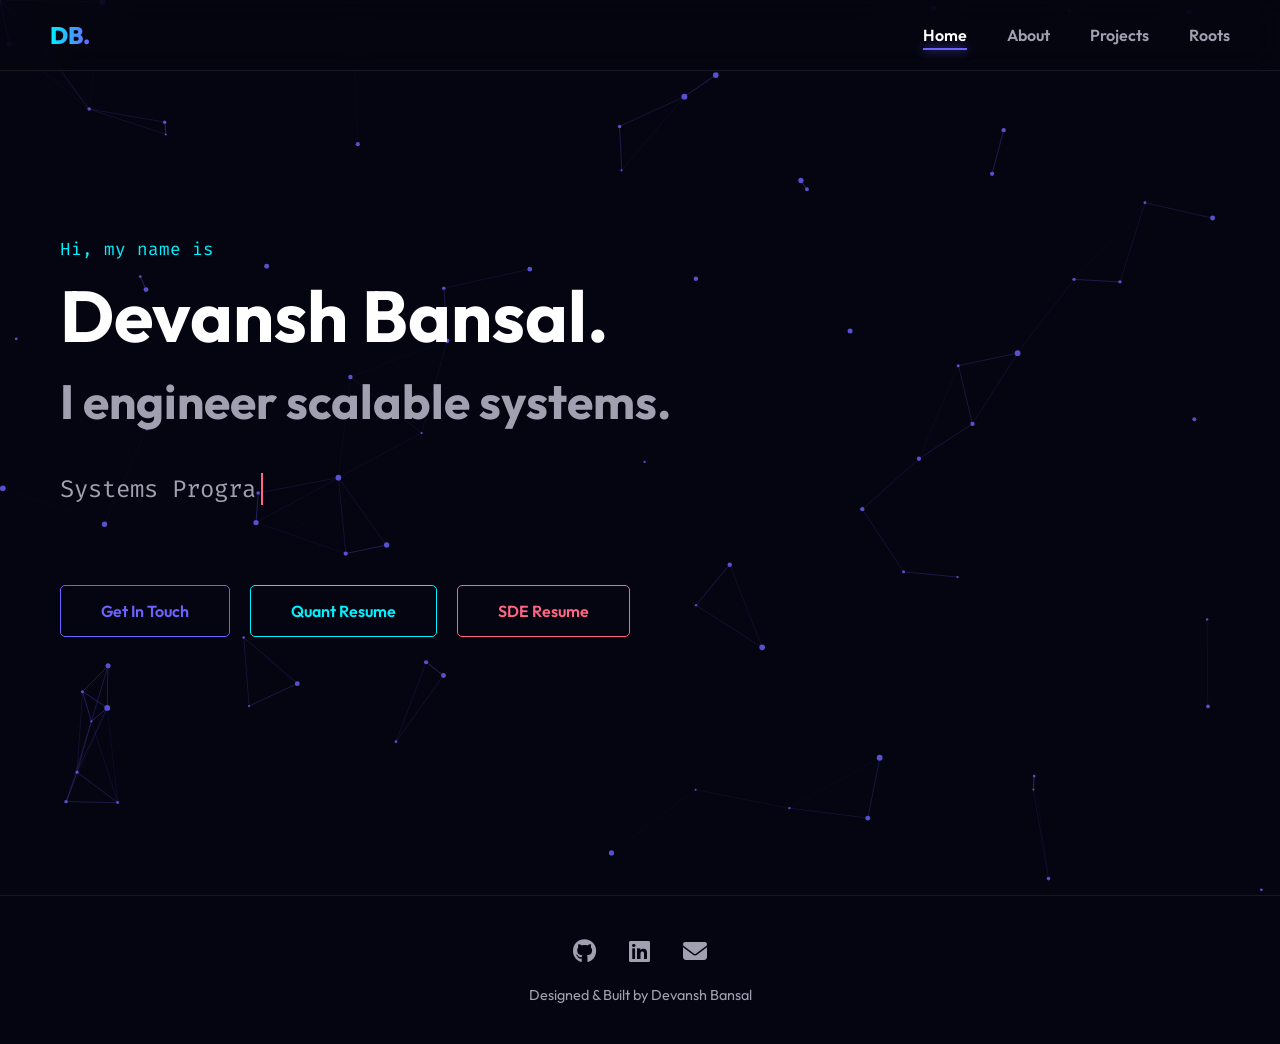
<file: index.html>
<!DOCTYPE html>
<html lang="en">
<head>
    <meta charset="UTF-8">
    <meta name="viewport" content="width=device-width, initial-scale=1.0">
    <title>Devansh Bansal | IIIT Hyderabad</title>
    <link href="https://fonts.googleapis.com/css2?family=Outfit:wght@300;400;600;800&family=Fira+Code&display=swap" rel="stylesheet">
    <link rel="stylesheet" href="https://cdnjs.cloudflare.com/ajax/libs/font-awesome/6.4.0/css/all.min.css">
    
    <style>
        /* --- CORE VARIABLES --- */
        :root {
            --bg-dark: #050511;
            --bg-panel: rgba(20, 20, 35, 0.7);
            --primary: #6C63FF; /* Electric Violet */
            --secondary: #00F0FF; /* Cyan */
            --accent: #FF6584; /* Salmon Pink */
            --text-main: #ffffff;
            --text-muted: #a0a0b0;
            --border: rgba(255, 255, 255, 0.08);
            --font-main: 'Outfit', sans-serif;
            --font-code: 'Fira Code', monospace;
        }

        /* --- GLOBAL RESET --- */
        * { box-sizing: border-box; margin: 0; padding: 0; }
        
        body {
            font-family: var(--font-main);
            background-color: var(--bg-dark);
            color: var(--text-main);
            overflow-x: hidden;
            min-height: 100vh;
        }

        /* --- BACKGROUND CANVAS --- */
        #bg-canvas {
            position: fixed;
            top: 0;
            left: 0;
            width: 100%;
            height: 100%;
            z-index: -1;
            opacity: 0.8; /* Increased slightly for visibility */
        }

        /* --- NAVIGATION --- */
        nav {
            position: fixed;
            top: 0;
            width: 100%;
            padding: 20px 50px;
            display: flex;
            justify-content: space-between;
            align-items: center;
            background: rgba(5, 5, 17, 0.8);
            backdrop-filter: blur(15px);
            z-index: 1000;
            border-bottom: 1px solid var(--border);
        }

        .logo {
            font-weight: 800;
            font-size: 1.5rem;
            letter-spacing: -0.5px;
            background: linear-gradient(90deg, var(--secondary), var(--primary));
            -webkit-background-clip: text;
            -webkit-text-fill-color: transparent;
            cursor: pointer;
        }

        .nav-links {
            display: flex;
            gap: 40px;
        }

        .nav-btn {
            background: none;
            border: none;
            color: var(--text-muted);
            font-family: var(--font-main);
            font-size: 1rem;
            font-weight: 600;
            cursor: pointer;
            transition: 0.3s;
            position: relative;
        }

        .nav-btn:hover, .nav-btn.active {
            color: var(--text-main);
        }

        .nav-btn.active::after {
            content: '';
            position: absolute;
            bottom: -5px;
            left: 0;
            width: 100%;
            height: 2px;
            background: var(--primary);
            box-shadow: 0 0 10px var(--primary);
        }

        /* --- PAGE STRUCTURE --- */
        main {
            padding-top: 100px;
            max-width: 1200px;
            margin: 0 auto;
            padding-left: 20px;
            padding-right: 20px;
            min-height: 80vh;
            position: relative;
        }

        .page-section {
            display: none; /* Hidden by default */
            animation: fadeIn 0.6s ease;
            padding-bottom: 60px;
        }

        .page-section.active {
            display: block;
        }

        @keyframes fadeIn {
            from { opacity: 0; transform: translateY(10px); }
            to { opacity: 1; transform: translateY(0); }
        }

        /* --- HOME PAGE --- */
        .hero-container {
            height: 75vh;
            display: flex;
            flex-direction: column;
            justify-content: center;
            align-items: flex-start;
            pointer-events: none; /* Let clicks pass through to canvas if needed, though text captures them */
        }
        /* Re-enable pointer events for buttons/text */
        .hero-container > * { pointer-events: auto; }

        .hero-sub {
            color: var(--secondary);
            font-family: var(--font-code);
            margin-bottom: 15px;
            font-size: 1.1rem;
        }

        h1 {
            font-size: 4.5rem;
            line-height: 1.1;
            margin-bottom: 20px;
        }

        .highlight { color: var(--primary); }

        .typewriter {
            font-size: 1.5rem;
            color: var(--text-muted);
            border-right: 2px solid var(--accent);
            padding-right: 5px;
            animation: blink 0.7s infinite;
            font-family: var(--font-code);
        }

        .cta-btn {
            margin-top: 40px;
            padding: 15px 40px;
            background: transparent;
            border: 1px solid var(--primary);
            color: var(--primary);
            font-size: 1rem;
            border-radius: 5px;
            cursor: pointer;
            transition: 0.3s;
            text-decoration: none;
            font-weight: 600;
        }

        .cta-btn:hover {
            background: rgba(108, 99, 255, 0.1);
            box-shadow: 0 0 20px rgba(108, 99, 255, 0.4);
            transform: translateY(-3px);
        }

        /* --- ABOUT PAGE (BENTO GRID) --- */
        .bento-grid {
            display: grid;
            grid-template-columns: 1.2fr 1.8fr;
            gap: 20px;
            margin-top: 40px;
        }

        .bento-card {
            background: var(--bg-panel);
            border: 1px solid var(--border);
            padding: 30px;
            border-radius: 20px;
            transition: 0.3s;
        }

        .bento-card:hover {
            border-color: var(--primary);
            transform: translateY(-5px);
        }

        .card-profile {
            grid-row: span 2;
            text-align: center;
            background: linear-gradient(180deg, rgba(20,20,35,0.9), rgba(108,99,255,0.05));
            display: flex;
            flex-direction: column;
            align-items: center;
        }

        .profile-pic {
            width: 160px;
            height: 160px;
            border-radius: 50%;
            border: 3px solid var(--secondary);
            object-fit: cover;
            margin-bottom: 20px;
            box-shadow: 0 0 20px rgba(0, 240, 255, 0.2);
        }

        .info-list {
            width: 100%;
            text-align: left;
            margin-top: 20px;
            font-size: 0.95rem;
            color: var(--text-muted);
        }

        .info-list p { margin-bottom: 12px; display: flex; align-items: center; gap: 10px; }
        .info-list i { color: var(--primary); width: 20px; }

        .card-bio h3, .card-tech h3 { color: var(--text-main); margin-bottom: 15px; }

        .tech-stack {
            display: flex;
            flex-wrap: wrap;
            gap: 12px;
        }

        .tech-item {
            padding: 8px 16px;
            background: rgba(255, 255, 255, 0.05);
            border-radius: 6px;
            font-family: var(--font-code);
            font-size: 0.85rem;
            border: 1px solid transparent;
            transition: 0.3s;
            color: var(--text-muted);
        }

        .tech-item:hover {
            border-color: var(--secondary);
            color: var(--secondary);
            background: rgba(0, 240, 255, 0.1);
        }

        .coursework-ticker {
            margin-top: 15px;
            padding: 15px;
            background: rgba(0,0,0,0.3);
            border-radius: 10px;
            font-family: var(--font-code);
            font-size: 0.8rem;
            color: var(--text-muted);
            line-height: 1.6;
        }

        /* --- PROJECTS PAGE --- */
        .project-grid {
            display: grid;
            grid-template-columns: repeat(auto-fit, minmax(350px, 1fr));
            gap: 25px;
            margin-top: 40px;
        }

        .project-card {
            background: var(--bg-panel);
            border-radius: 15px;
            overflow: hidden;
            border: 1px solid var(--border);
            transition: 0.3s;
            display: flex;
            flex-direction: column;
            justify-content: space-between;
        }

        .project-card:hover {
            transform: translateY(-8px);
            border-color: var(--accent);
            box-shadow: 0 10px 30px -10px rgba(0,0,0,0.5);
        }

        .p-content { padding: 25px; }

        .p-header {
            display: flex;
            justify-content: space-between;
            align-items: flex-start;
            margin-bottom: 15px;
        }

        .folder-icon { font-size: 2rem; color: var(--primary); }
        
        .p-links a {
            color: var(--text-muted);
            font-size: 1.2rem;
            margin-left: 15px;
            transition: 0.3s;
        }
        .p-links a:hover { color: var(--secondary); }

        .p-title {
            font-size: 1.4rem;
            font-weight: 600;
            color: var(--text-main);
            margin-bottom: 10px;
        }

        .p-desc {
            color: var(--text-muted);
            font-size: 0.95rem;
            line-height: 1.6;
            margin-bottom: 20px;
        }

        .p-tech-list {
            display: flex;
            flex-wrap: wrap;
            gap: 15px;
            font-family: var(--font-code);
            font-size: 0.8rem;
            color: var(--secondary);
            margin-top: auto;
            padding: 0 25px 25px 25px;
        }

        /* --- ROOTS SECTION --- */
        .roots-text {
            margin-top: 30px;
            margin-bottom: 40px;
            max-width: 800px;
        }

        .roots-gallery { 
            display: grid; 
            grid-template-columns: repeat(auto-fit, minmax(250px, 1fr));
            gap: 20px; 
            width: 100%;
        }

        .roots-gallery img {
            width: 100%;
            height: 250px;
            object-fit: cover;
            border-radius: 12px;
            opacity: 0.6;
            filter: grayscale(20%);
            border: 1px solid var(--border);
            transition: 0.4s ease;
        }

        .roots-gallery img:hover { 
            opacity: 1; 
            filter: grayscale(0%);
            transform: scale(1.02); 
            border-color: var(--secondary); 
            box-shadow: 0 0 20px rgba(0, 240, 255, 0.3);
        }

        footer {
            text-align: center;
            padding: 40px 0;
            color: var(--text-muted);
            font-size: 0.9rem;
            border-top: 1px solid var(--border);
            margin-top: 60px;
        }

        .social-footer a {
            color: var(--text-muted);
            font-size: 1.5rem;
            margin: 0 15px;
            transition: 0.3s;
        }
        .social-footer a:hover { color: var(--primary); }

        /* RESPONSIVE */
        @media (max-width: 768px) {
            h1 { font-size: 3rem; }
            .bento-grid { grid-template-columns: 1fr; }
            nav { padding: 20px; }
            .nav-links { gap: 15px; font-size: 0.9rem; }
            .roots-gallery { grid-template-columns: 1fr; }
        }

        @keyframes blink { 50% { border-color: transparent; } }
    </style>
</head>
<body>

    <canvas id="bg-canvas"></canvas>

    <nav>
        <div class="logo" onclick="showSection('home')">DB.</div>
        <div class="nav-links">
            <button class="nav-btn active" onclick="showSection('home')">Home</button>
            <button class="nav-btn" onclick="showSection('about')">About</button>
            <button class="nav-btn" onclick="showSection('projects')">Projects</button>
            <button class="nav-btn" onclick="showSection('roots')">Roots</button>
        </div>
    </nav>

    <main>
        <section id="home" class="page-section active">
            <div class="hero-container">
                <p class="hero-sub">Hi, my name is</p>
                <h1>Devansh Bansal.</h1>
                <h1 style="color: var(--text-muted); font-size: 3rem;">I engineer scalable systems.</h1>
                <div style="margin-top: 25px;">
                    <span id="typing-text" class="typewriter"></span>
                </div>
                <div style="margin-top: 40px; display: flex; gap: 20px;">
                    <a href="mailto:devansh.bansal@research.iiit.ac.in" class="cta-btn">Get In Touch</a>
                    <a href="cv/resume_quant.html" class="cta-btn" style="border-color: var(--secondary); color: var(--secondary);">Quant Resume</a>
                    <a href="cv/resume_sde.html" class="cta-btn" style="border-color: var(--accent); color: var(--accent);">SDE Resume</a>
                </div>
            </div>
        </section>

        <section id="about" class="page-section">
            <h2 style="font-size: 2.5rem; margin-bottom: 20px;"><span style="color: var(--primary)">01.</span> About Me</h2>
            <div class="bento-grid">
                <div class="bento-card card-profile">
                    <img src="photos/profile.jpg" alt="Devansh Bansal" class="profile-pic">
                    <h3 style="font-size: 1.5rem;">Devansh Bansal</h3>
                    <p style="color: var(--secondary); font-family: var(--font-code); font-size: 0.9rem;">IIIT Hyderabad</p>
                    
                    <div class="info-list">
                        <p><i class="fas fa-graduation-cap"></i> B.Tech CSE + MS by Research</p>
                        <p><i class="fas fa-star"></i> CGPA: 8.19 (2024 - 2029)</p>
                        <p><i class="fas fa-map-marker-alt"></i> Hyderabad, India</p>
                        <p><i class="fas fa-code"></i> CodeForces Active</p>
                    </div>
                </div>

                <div style="display: flex; flex-direction: column; gap: 20px;">
                    <div class="bento-card card-bio">
                        <h3>Background</h3>
                        <p style="color: var(--text-muted); line-height: 1.6;">
                            I am a Computer Science undergrad and researcher at <strong>IIIT Hyderabad</strong>, with a strong focus on <strong>Systems, Backend Development, and Algorithm Optimization</strong>. 
                            My work involves designing distributed databases, building custom operating system kernels, and analyzing complex network flows.
                        </p>
                    </div>

                    <div class="bento-card card-tech">
                        <h3>Technical Arsenal</h3>
                        <div class="tech-stack">
                            <span class="tech-item">C++</span>
                            <span class="tech-item">C</span>
                            <span class="tech-item">Python (Flask)</span>
                            <span class="tech-item">SQL</span>
                            <span class="tech-item">JavaScript</span>
                            <span class="tech-item">x86-64 Assembly</span>
                            <span class="tech-item">Node.js</span>
                            <span class="tech-item">Linux / Bash</span>
                            <span class="tech-item">Git</span>
                            <span class="tech-item">MongoDB</span>
                        </div>
                        <div class="coursework-ticker">
                            <strong>Coursework:</strong> Data Structures & Algorithms • Operating Systems • Computer Networks • DBMS • Distributed Systems • Linear Algebra • Digital Systems • Probability and Statistics • Theory of Computation
                        </div>
                    </div>
                </div>
            </div>
        </section>

        <section id="projects" class="page-section">
            <h2 style="font-size: 2.5rem; margin-bottom: 20px;"><span style="color: var(--primary)">02.</span> Projects</h2>
            <div class="project-grid">

                <div class="project-card">
                    <div class="p-content">
                        <div class="p-header">
                            <i class="fas fa-chart-line folder-icon" style="color: var(--accent);"></i>
                            <div class="p-links">
                                <a href="https://github.com/RDVdev/my_quant_projects" target="_blank"><i class="fab fa-github"></i></a>
                            </div>
                        </div>
                        <h3 class="p-title">ML-Driven Equity Trading Strategy</h3>
                        <p class="p-desc">
                            End-to-end quantitative trading pipeline with a 22-feature cross-sectional model across 100 equities. Rolling ensemble of Ridge + LightGBM + CatBoost achieving 410% cumulative return vs. 320% benchmark.
                        </p>
                    </div>
                    <div class="p-tech-list">
                        <span>Python</span>
                        <span>LightGBM</span>
                        <span>CatBoost</span>
                        <span>scikit-learn</span>
                    </div>
                </div>

                <div class="project-card">
                    <div class="p-content">
                        <div class="p-header">
                            <i class="fas fa-brain folder-icon" style="color: var(--secondary);"></i>
                            <div class="p-links">
                                <a href="https://github.com/RDVdev/irel-project" target="_blank"><i class="fab fa-github"></i></a>
                            </div>
                        </div>
                        <h3 class="p-title">NLP Pipeline — iREL</h3>
                        <p class="p-desc">
                            Full-stack NLP pipeline extracting concept dependencies from code-mixed educational videos. Whisper ASR + GPT-4 extraction + DAG validation with interactive graph visualization.
                        </p>
                    </div>
                    <div class="p-tech-list">
                        <span>Python</span>
                        <span>Whisper</span>
                        <span>GPT-4</span>
                        <span>NetworkX</span>
                    </div>
                </div>

                <div class="project-card">
                    <div class="p-content">
                        <div class="p-header">
                            <i class="fas fa-coins folder-icon" style="color: var(--accent);"></i>
                            <div class="p-links">
                                <a href="https://github.com/RDVdev/my_quant_projects" target="_blank"><i class="fab fa-github"></i></a>
                            </div>
                        </div>
                        <h3 class="p-title">Quantitative Research Suite</h3>
                        <p class="p-desc">
                            Credit risk modeling (0.9999 ROC-AUC), FICO score bucketing via L-BFGS-B optimization, commodity price forecasting with harmonic features, and gas storage contract DCF valuation.
                        </p>
                    </div>
                    <div class="p-tech-list">
                        <span>Python</span>
                        <span>SciPy</span>
                        <span>scikit-learn</span>
                        <span>NumPy</span>
                    </div>
                </div>

                <div class="project-card">
                    <div class="p-content">
                        <div class="p-header">
                            <i class="far fa-folder folder-icon"></i>
                            <div class="p-links">
                                <a href="https://github.com/RDVdev/dna-project" target="_blank"><i class="fab fa-github"></i></a>
                            </div>
                        </div>
                        <h3 class="p-title">PokéNetDB</h3>
                        <p class="p-desc">
                            A distributed relational database modeling complex datasets. Enforced data integrity using constraints, triggers, and stored procedures for analytical workloads.
                        </p>
                    </div>
                    <div class="p-tech-list">
                        <span>SQL</span>
                        <span>Python</span>
                        <span>DBMS</span>
                    </div>
                </div>

                <div class="project-card">
                    <div class="p-content">
                        <div class="p-header">
                            <i class="fas fa-terminal folder-icon"></i>
                            <div class="p-links">
                                <a href="https://github.com/RDVdev/system-programming-projects/tree/main/shell" target="_blank"><i class="fab fa-github"></i></a>
                            </div>
                        </div>
                        <h3 class="p-title">C-Shell Implementation</h3>
                        <p class="p-desc">
                            Built a custom Unix shell in C supporting piping, I/O redirection, background execution, and robust signal handling using system calls.
                        </p>
                    </div>
                    <div class="p-tech-list">
                        <span>C</span>
                        <span>Unix Syscalls</span>
                        <span>Process Control</span>
                    </div>
                </div>

                <div class="project-card">
                    <div class="p-content">
                        <div class="p-header">
                            <i class="fas fa-microchip folder-icon"></i>
                            <div class="p-links">
                                <a href="https://github.com/RDVdev/system-programming-projects/tree/main/xv6" target="_blank"><i class="fab fa-github"></i></a>
                            </div>
                        </div>
                        <h3 class="p-title">xv6 OS Enhancements</h3>
                        <p class="p-desc">
                            Extended the xv6 kernel (RISC-V) with custom CPU scheduling policies and additional system calls. Developed kernel-level tests to evaluate fairness.
                        </p>
                    </div>
                    <div class="p-tech-list">
                        <span>C</span>
                        <span>RISC-V</span>
                        <span>Kernel Dev</span>
                    </div>
                </div>

                <div class="project-card">
                    <div class="p-content">
                        <div class="p-header">
                            <i class="fas fa-network-wired folder-icon"></i>
                            <div class="p-links">
                                <a href="https://github.com/Blu-Blak/Distributed-File-System" target="_blank"><i class="fab fa-github"></i></a>
                            </div>
                        </div>
                        <h3 class="p-title">Distributed File System</h3>
                        <p class="p-desc">
                            A Google Docs-like multi-threaded file system enabling concurrent multi-user access over a network with strict locking mechanisms.
                        </p>
                    </div>
                    <div class="p-tech-list">
                        <span>C</span>
                        <span>Sockets</span>
                        <span>Multi-threading</span>
                    </div>
                </div>

                <div class="project-card">
                    <div class="p-content">
                        <div class="p-header">
                            <i class="fas fa-chart-line folder-icon"></i>
                            <div class="p-links">
                                <a href="https://github.com/Blu-Blak/AAD_Project" target="_blank"><i class="fab fa-github"></i></a>
                            </div>
                        </div>
                        <h3 class="p-title">Max Flow Analysis</h3>
                        <p class="p-desc">
                            Implemented and benchmarked Ford–Fulkerson, Dinic’s, and Push–Relabel algorithms to analyze asymptotic complexity on diverse graph structures.
                        </p>
                    </div>
                    <div class="p-tech-list">
                        <span>C++</span>
                        <span>Algorithms</span>
                        <span>Graph Theory</span>
                    </div>
                </div>

                <div class="project-card">
                    <div class="p-content">
                        <div class="p-header">
                            <i class="fas fa-globe-asia folder-icon" style="color: var(--secondary);"></i>
                            <div class="p-links">
                                <a href="https://github.com/RDVdev/dass-assignment-1" target="_blank"><i class="fab fa-github"></i></a>
                            </div>
                        </div>
                        <h3 class="p-title">MERN Stack Web Application</h3>
                        <p class="p-desc">
                            Built and deployed a full-stack web application with secure authentication, REST APIs, and responsive UI flows. Designed modular backend routes and reusable React components for smooth end-to-end CRUD operations.
                        </p>
                    </div>
                    <div class="p-tech-list">
                        <span>MongoDB</span>
                        <span>Express.js</span>
                        <span>React</span>
                        <span>Node.js</span>
                    </div>
                </div>

            </div>
        </section>

        <section id="roots" class="page-section">
            <h2 style="font-size: 2.5rem; margin-bottom: 20px;"><span style="color: var(--primary)">03.</span> Roots</h2>
            
            <div class="roots-text">
                <h3 style="color: var(--secondary); font-family: var(--font-code); margin-bottom: 10px;">Origin: Ujjain</h3>
                <p style="line-height: 1.7; color: var(--text-muted); font-size: 1.1rem;">
                    Hailing from the historic city of <strong>Ujjain</strong>, I find inspiration in the balance between ancient heritage and modern logic. 
                    Just as the Jantar Mantar (Observatory) in Ujjain was built to calculate time and astronomical positions with precision, I strive to build software systems that are precise, efficient, and enduring.
                </p>
            </div>

            <div class="roots-gallery">
                <img src="photos/mahakaleshwar temple.jpeg" alt="Mahakal">
                <img src="photos/ramghat.jpeg" alt="Ramghat">
                <img src="photos/Sundial.jpeg" alt="Observatory">
            </div>
        </section>
    </main>

    <footer>
        <div class="social-footer">
            <a href="https://github.com/RDVdev" target="_blank"><i class="fab fa-github"></i></a>
            <a href="https://www.linkedin.com/in/devansh-bansal-981b0024b" target="_blank"><i class="fab fa-linkedin"></i></a>
            <a href="mailto:devansh.bansal@research.iiit.ac.in"><i class="fas fa-envelope"></i></a>
        </div>
        <p style="margin-top: 20px;">Designed & Built by Devansh Bansal</p>
    </footer>

    <script>
        // --- NAVIGATION LOGIC ---
        function showSection(sectionId) {
            document.querySelectorAll('.page-section').forEach(sec => {
                sec.classList.remove('active');
            });
            document.getElementById(sectionId).classList.add('active');
            
            document.querySelectorAll('.nav-btn').forEach(btn => {
                btn.classList.remove('active');
                if(btn.getAttribute('onclick').includes(sectionId)) {
                    btn.classList.add('active');
                }
            });
            window.scrollTo(0,0);
        }

        // --- TYPING EFFECT ---
        const textElement = document.getElementById('typing-text');
        const phrases = [
            "Systems Programmer",
            "Backend Developer",
            "Quant Researcher",
            "OS Enthusiast",
            "Algorithm Designer"
        ];
        let phraseIndex = 0;
        let charIndex = 0;
        let isDeleting = false;

        function type() {
            const currentPhrase = phrases[phraseIndex];
            if (isDeleting) {
                textElement.textContent = currentPhrase.substring(0, charIndex - 1);
                charIndex--;
            } else {
                textElement.textContent = currentPhrase.substring(0, charIndex + 1);
                charIndex++;
            }
            
            let typeSpeed = isDeleting ? 50 : 100;

            if (!isDeleting && charIndex === currentPhrase.length) {
                typeSpeed = 2000;
                isDeleting = true;
            } else if (isDeleting && charIndex === 0) {
                isDeleting = false;
                phraseIndex = (phraseIndex + 1) % phrases.length;
                typeSpeed = 500;
            }
            setTimeout(type, typeSpeed);
        }
        
        window.onload = () => {
            type();
            initParticles();
        };

        // --- INTERACTIVE PARTICLE BACKGROUND ---
        function initParticles() {
            const canvas = document.getElementById('bg-canvas');
            const ctx = canvas.getContext('2d');
            canvas.width = window.innerWidth;
            canvas.height = window.innerHeight;

            let particlesArray = [];
            const numberOfParticles = 80;

            // MOUSE OBJECT
            let mouse = {
                x: null,
                y: null,
                radius: 150 // Connection radius
            };

            window.addEventListener('mousemove', function(event){
                mouse.x = event.x;
                mouse.y = event.y;
            });

            // Handle resize
            window.addEventListener('resize', () => {
                canvas.width = window.innerWidth;
                canvas.height = window.innerHeight;
            });

            // Handle touch for mobile
            window.addEventListener('touchmove', function(event){
                 mouse.x = event.touches[0].clientX;
                 mouse.y = event.touches[0].clientY;
            });
            window.addEventListener('touchend', function(){
                mouse.x = null;
                mouse.y = null;
            });


            class Particle {
                constructor() {
                    this.x = Math.random() * canvas.width;
                    this.y = Math.random() * canvas.height;
                    this.size = Math.random() * 2 + 1;
                    this.speedX = Math.random() * 0.5 - 0.25;
                    this.speedY = Math.random() * 0.5 - 0.25;
                }
                update() {
                    this.x += this.speedX;
                    this.y += this.speedY;

                    // Boundary check
                    if (this.x > canvas.width || this.x < 0) this.speedX = -this.speedX;
                    if (this.y > canvas.height || this.y < 0) this.speedY = -this.speedY;

                    // INTERACTIVITY: Mouse Connection
                    let dx = mouse.x - this.x;
                    let dy = mouse.y - this.y;
                    let distance = Math.sqrt(dx*dx + dy*dy);
                    
                    if (distance < mouse.radius) {
                        ctx.beginPath();
                        ctx.strokeStyle = `rgba(108, 99, 255, ${1 - distance/mouse.radius})`; // Fade out
                        ctx.lineWidth = 1;
                        ctx.moveTo(this.x, this.y);
                        ctx.lineTo(mouse.x, mouse.y);
                        ctx.stroke();
                        ctx.closePath();
                    }
                }
                draw() {
                    ctx.fillStyle = '#6C63FF';
                    ctx.beginPath();
                    ctx.arc(this.x, this.y, this.size, 0, Math.PI * 2);
                    ctx.fill();
                }
            }

            function init() {
                for (let i = 0; i < numberOfParticles; i++){
                    particlesArray.push(new Particle());
                }
            }

            function animateParticles() {
                ctx.clearRect(0, 0, canvas.width, canvas.height);
                for (let i = 0; i < particlesArray.length; i++) {
                    particlesArray[i].update();
                    particlesArray[i].draw();
                    
                    // Connect particles to each other
                    for (let j = i; j < particlesArray.length; j++) {
                        const dx = particlesArray[i].x - particlesArray[j].x;
                        const dy = particlesArray[i].y - particlesArray[j].y;
                        const distance = Math.sqrt(dx * dx + dy * dy);
                        if (distance < 120) {
                            ctx.strokeStyle = `rgba(108, 99, 255, ${1 - distance/120})`;
                            ctx.lineWidth = 0.5;
                            ctx.beginPath();
                            ctx.moveTo(particlesArray[i].x, particlesArray[i].y);
                            ctx.lineTo(particlesArray[j].x, particlesArray[j].y);
                            ctx.stroke();
                        }
                    }
                }
                requestAnimationFrame(animateParticles);
            }

            init();
            animateParticles();
        }
    </script>
</body>
</html>
</file>
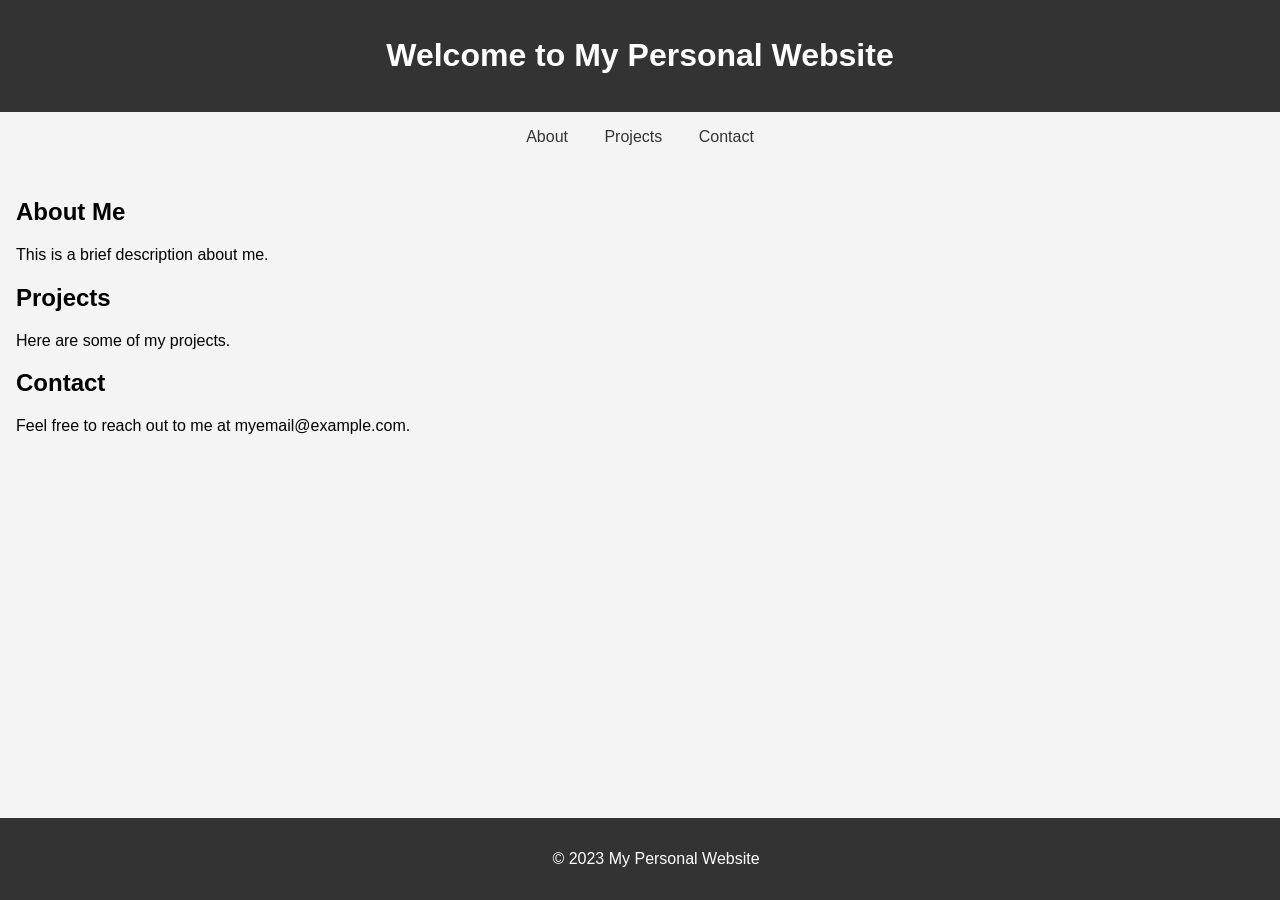
<file: base.html>
<!DOCTYPE html>
<html lang="en">
<head>
    <meta charset="UTF-8">
    <meta name="viewport" content="width=device-width, initial-scale=1.0">
    <title>Personal Website</title>
    <style>
        body {
            font-family: Arial, sans-serif;
            margin: 0;
            padding: 0;
            background-color: #f4f4f4;
        }
        header {
            background-color: #333;
            color: #fff;
            padding: 1rem;
            text-align: center;
        }
        nav {
            margin: 1rem;
            text-align: center;
        }
        nav a {
            margin: 0 1rem;
            text-decoration: none;
            color: #333;
        }
        main {
            padding: 1rem;
        }
        footer {
            background-color: #333;
            color: #fff;
            text-align: center;
            padding: 1rem;
            position: fixed;
            width: 100%;
            bottom: 0;
        }
    </style>
</head>
<body>
    <header>
        <h1>Welcome to My Personal Website</h1>
    </header>
    <nav>
        <a href="#about">About</a>
        <a href="#projects">Projects</a>
        <a href="#contact">Contact</a>
    </nav>
    <main>
        <section id="about">
            <h2>About Me</h2>
            <p>This is a brief description about me.</p>
        </section>
        <section id="projects">
            <h2>Projects</h2>
            <p>Here are some of my projects.</p>
        </section>
        <section id="contact">
            <h2>Contact</h2>
            <p>Feel free to reach out to me at myemail@example.com.</p>
        </section>
    </main>
    <footer>
        <p>&copy; 2023 My Personal Website</p>
    </footer>
</body>
</html>
</file>
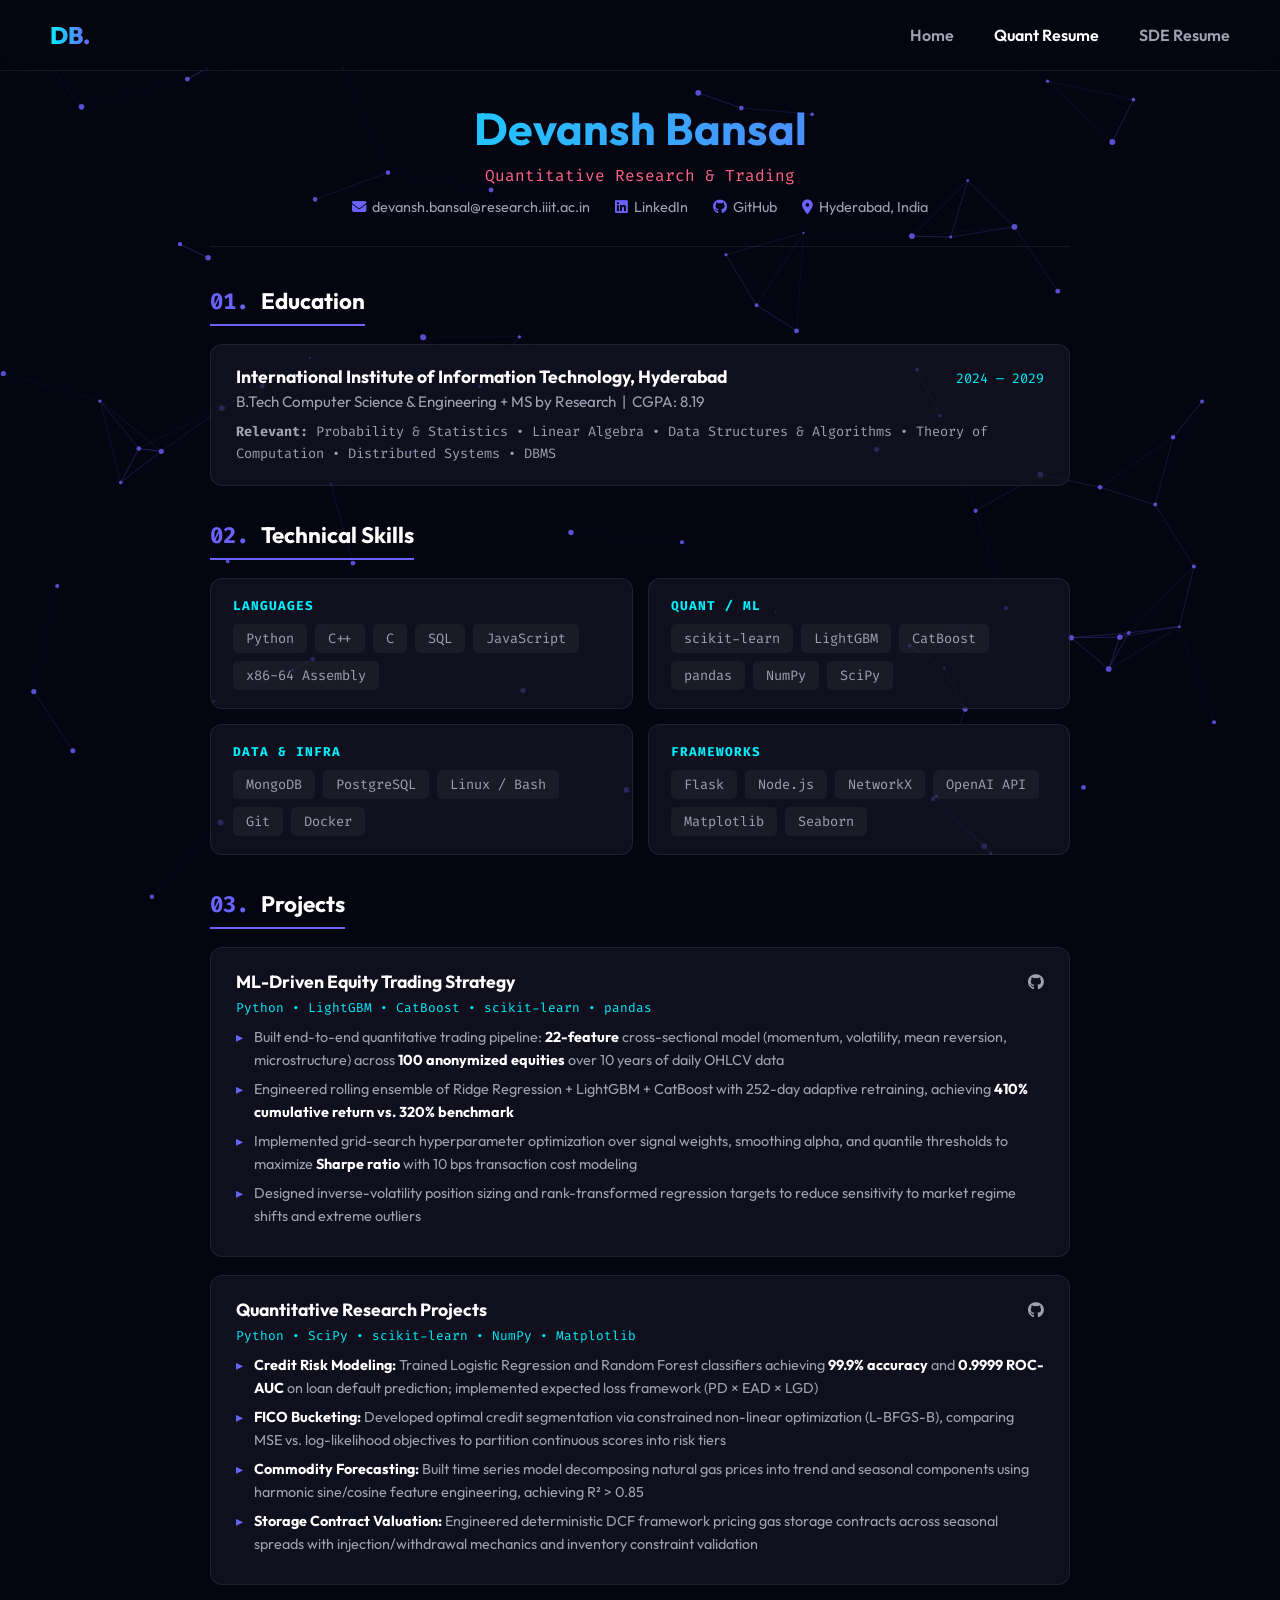
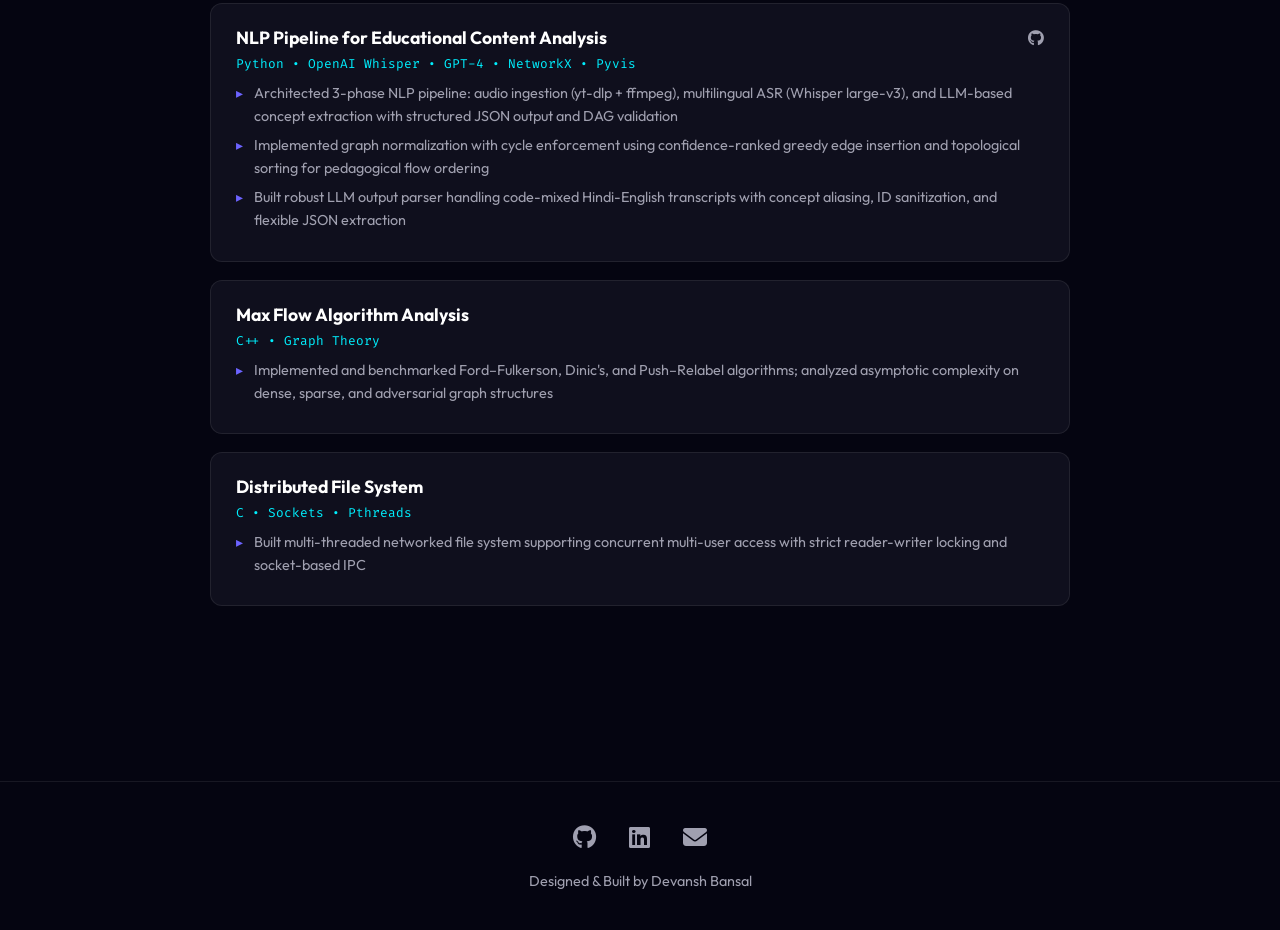
<file: cv/resume_quant.html>
<!DOCTYPE html>
<html lang="en">
<head>
    <meta charset="UTF-8">
    <meta name="viewport" content="width=device-width, initial-scale=1.0">
    <title>Devansh Bansal | Resume — Quant</title>
    <link href="https://fonts.googleapis.com/css2?family=Outfit:wght@300;400;600;800&family=Fira+Code&display=swap" rel="stylesheet">
    <link rel="stylesheet" href="https://cdnjs.cloudflare.com/ajax/libs/font-awesome/6.4.0/css/all.min.css">
    <style>
        :root {
            --bg-dark: #050511;
            --bg-panel: rgba(20, 20, 35, 0.7);
            --primary: #6C63FF;
            --secondary: #00F0FF;
            --accent: #FF6584;
            --text-main: #ffffff;
            --text-muted: #a0a0b0;
            --border: rgba(255, 255, 255, 0.08);
            --font-main: 'Outfit', sans-serif;
            --font-code: 'Fira Code', monospace;
        }
        * { box-sizing: border-box; margin: 0; padding: 0; }
        body {
            font-family: var(--font-main);
            background-color: var(--bg-dark);
            color: var(--text-main);
            min-height: 100vh;
        }
        #bg-canvas {
            position: fixed; top: 0; left: 0;
            width: 100%; height: 100%;
            z-index: -1; opacity: 0.8;
        }
        nav {
            position: fixed; top: 0; width: 100%;
            padding: 20px 50px;
            display: flex; justify-content: space-between; align-items: center;
            background: rgba(5, 5, 17, 0.8);
            backdrop-filter: blur(15px);
            z-index: 1000;
            border-bottom: 1px solid var(--border);
        }
        .logo {
            font-weight: 800; font-size: 1.5rem; letter-spacing: -0.5px;
            background: linear-gradient(90deg, var(--secondary), var(--primary));
            -webkit-background-clip: text; -webkit-text-fill-color: transparent;
            cursor: pointer; text-decoration: none;
        }
        .nav-links { display: flex; gap: 40px; }
        .nav-btn {
            background: none; border: none;
            color: var(--text-muted); font-family: var(--font-main);
            font-size: 1rem; font-weight: 600;
            cursor: pointer; transition: 0.3s;
            text-decoration: none;
        }
        .nav-btn:hover { color: var(--text-main); }

        main {
            padding-top: 100px; max-width: 900px;
            margin: 0 auto; padding-left: 20px; padding-right: 20px;
            padding-bottom: 80px;
        }

        /* --- Resume Header --- */
        .resume-header {
            text-align: center; margin-bottom: 40px;
            padding-bottom: 30px;
            border-bottom: 1px solid var(--border);
        }
        .resume-header h1 {
            font-size: 2.8rem; margin-bottom: 8px;
            background: linear-gradient(90deg, var(--secondary), var(--primary));
            -webkit-background-clip: text; -webkit-text-fill-color: transparent;
        }
        .resume-header .subtitle {
            color: var(--accent); font-family: var(--font-code);
            font-size: 1rem; margin-bottom: 12px;
        }
        .resume-header .contact-row {
            display: flex; justify-content: center; flex-wrap: wrap;
            gap: 25px; color: var(--text-muted); font-size: 0.9rem;
        }
        .resume-header .contact-row a {
            color: var(--text-muted); text-decoration: none; transition: 0.3s;
        }
        .resume-header .contact-row a:hover { color: var(--secondary); }
        .resume-header .contact-row i { margin-right: 6px; color: var(--primary); }

        /* --- Section --- */
        .resume-section { margin-bottom: 35px; }
        .resume-section h2 {
            font-size: 1.4rem; margin-bottom: 18px;
            padding-bottom: 8px;
            border-bottom: 2px solid var(--primary);
            display: inline-block;
        }
        .resume-section h2 .num {
            color: var(--primary); font-family: var(--font-code);
            margin-right: 8px;
        }

        /* --- Education --- */
        .edu-card {
            background: var(--bg-panel); border: 1px solid var(--border);
            border-radius: 12px; padding: 20px 25px;
        }
        .edu-card:hover { border-color: var(--primary); }
        .edu-row {
            display: flex; justify-content: space-between; align-items: baseline;
            flex-wrap: wrap; gap: 8px;
        }
        .edu-card h3 { font-size: 1.1rem; color: var(--text-main); }
        .edu-card .date { color: var(--secondary); font-family: var(--font-code); font-size: 0.85rem; }
        .edu-card .degree { color: var(--text-muted); font-size: 0.95rem; margin-top: 4px; }
        .edu-card .coursework {
            margin-top: 10px; font-size: 0.85rem; color: var(--text-muted);
            font-family: var(--font-code); line-height: 1.6;
        }

        /* --- Skills --- */
        .skills-grid {
            display: grid; grid-template-columns: 1fr 1fr;
            gap: 15px;
        }
        .skill-cat {
            background: var(--bg-panel); border: 1px solid var(--border);
            border-radius: 12px; padding: 18px 22px;
            transition: 0.3s;
        }
        .skill-cat:hover { border-color: var(--primary); }
        .skill-cat h4 {
            color: var(--secondary); font-family: var(--font-code);
            font-size: 0.8rem; margin-bottom: 10px;
            text-transform: uppercase; letter-spacing: 1px;
        }
        .skill-tags { display: flex; flex-wrap: wrap; gap: 8px; }
        .skill-tag {
            padding: 5px 12px; background: rgba(255,255,255,0.05);
            border-radius: 5px; font-size: 0.85rem;
            color: var(--text-muted); font-family: var(--font-code);
            border: 1px solid transparent; transition: 0.3s;
        }
        .skill-tag:hover {
            border-color: var(--secondary); color: var(--secondary);
            background: rgba(0, 240, 255, 0.1);
        }

        /* --- Project Entry --- */
        .project-entry {
            background: var(--bg-panel); border: 1px solid var(--border);
            border-radius: 12px; padding: 22px 25px;
            margin-bottom: 18px; transition: 0.3s;
        }
        .project-entry:hover {
            border-color: var(--accent);
            transform: translateY(-3px);
            box-shadow: 0 8px 25px -8px rgba(0,0,0,0.4);
        }
        .proj-header {
            display: flex; justify-content: space-between;
            align-items: baseline; flex-wrap: wrap; gap: 8px;
            margin-bottom: 6px;
        }
        .proj-header h3 { font-size: 1.1rem; }
        .proj-header a {
            color: var(--text-muted); text-decoration: none;
            font-size: 1rem; transition: 0.3s;
        }
        .proj-header a:hover { color: var(--secondary); }
        .proj-tech {
            font-family: var(--font-code); font-size: 0.8rem;
            color: var(--secondary); margin-bottom: 10px;
        }
        .proj-bullets { list-style: none; padding: 0; }
        .proj-bullets li {
            color: var(--text-muted); font-size: 0.9rem;
            line-height: 1.6; margin-bottom: 6px;
            padding-left: 18px; position: relative;
        }
        .proj-bullets li::before {
            content: '▸'; position: absolute; left: 0;
            color: var(--primary);
        }
        .proj-bullets strong { color: var(--text-main); }

        footer {
            text-align: center; padding: 40px 0;
            color: var(--text-muted); font-size: 0.9rem;
            border-top: 1px solid var(--border); margin-top: 60px;
        }
        .social-footer a {
            color: var(--text-muted); font-size: 1.5rem;
            margin: 0 15px; transition: 0.3s;
        }
        .social-footer a:hover { color: var(--primary); }

        @media (max-width: 768px) {
            .resume-header h1 { font-size: 2rem; }
            .skills-grid { grid-template-columns: 1fr; }
            nav { padding: 20px; }
            .nav-links { gap: 15px; }
        }
    </style>
</head>
<body>
    <canvas id="bg-canvas"></canvas>

    <nav>
        <a href="index.html" class="logo">DB.</a>
        <div class="nav-links">
            <a href="index.html" class="nav-btn">Home</a>
            <a href="cv/resume_quant.html" class="nav-btn" style="color: var(--text-main);">Quant Resume</a>
            <a href="cv/resume_sde.html" class="nav-btn">SDE Resume</a>
        </div>
    </nav>

    <main>
        <!-- Header -->
        <div class="resume-header">
            <h1>Devansh Bansal</h1>
            <p class="subtitle">Quantitative Research &amp; Trading</p>
            <div class="contact-row">
                <span><i class="fas fa-envelope"></i><a href="mailto:devansh.bansal@research.iiit.ac.in">devansh.bansal@research.iiit.ac.in</a></span>
                <span><i class="fab fa-linkedin"></i><a href="https://www.linkedin.com/in/devansh-bansal-981b0024b" target="_blank">LinkedIn</a></span>
                <span><i class="fab fa-github"></i><a href="https://github.com/RDVdev" target="_blank">GitHub</a></span>
                <span><i class="fas fa-map-marker-alt"></i>Hyderabad, India</span>
            </div>
        </div>

        <!-- Education -->
        <div class="resume-section">
            <h2><span class="num">01.</span> Education</h2>
            <div class="edu-card">
                <div class="edu-row">
                    <h3>International Institute of Information Technology, Hyderabad</h3>
                    <span class="date">2024 — 2029</span>
                </div>
                <p class="degree">B.Tech Computer Science &amp; Engineering + MS by Research &nbsp;|&nbsp; CGPA: 8.19</p>
                <p class="coursework"><strong>Relevant:</strong> Probability &amp; Statistics • Linear Algebra • Data Structures &amp; Algorithms • Theory of Computation • Distributed Systems • DBMS</p>
            </div>
        </div>

        <!-- Skills -->
        <div class="resume-section">
            <h2><span class="num">02.</span> Technical Skills</h2>
            <div class="skills-grid">
                <div class="skill-cat">
                    <h4>Languages</h4>
                    <div class="skill-tags">
                        <span class="skill-tag">Python</span>
                        <span class="skill-tag">C++</span>
                        <span class="skill-tag">C</span>
                        <span class="skill-tag">SQL</span>
                        <span class="skill-tag">JavaScript</span>
                        <span class="skill-tag">x86-64 Assembly</span>
                    </div>
                </div>
                <div class="skill-cat">
                    <h4>Quant / ML</h4>
                    <div class="skill-tags">
                        <span class="skill-tag">scikit-learn</span>
                        <span class="skill-tag">LightGBM</span>
                        <span class="skill-tag">CatBoost</span>
                        <span class="skill-tag">pandas</span>
                        <span class="skill-tag">NumPy</span>
                        <span class="skill-tag">SciPy</span>
                    </div>
                </div>
                <div class="skill-cat">
                    <h4>Data &amp; Infra</h4>
                    <div class="skill-tags">
                        <span class="skill-tag">MongoDB</span>
                        <span class="skill-tag">PostgreSQL</span>
                        <span class="skill-tag">Linux / Bash</span>
                        <span class="skill-tag">Git</span>
                        <span class="skill-tag">Docker</span>
                    </div>
                </div>
                <div class="skill-cat">
                    <h4>Frameworks</h4>
                    <div class="skill-tags">
                        <span class="skill-tag">Flask</span>
                        <span class="skill-tag">Node.js</span>
                        <span class="skill-tag">NetworkX</span>
                        <span class="skill-tag">OpenAI API</span>
                        <span class="skill-tag">Matplotlib</span>
                        <span class="skill-tag">Seaborn</span>
                    </div>
                </div>
            </div>
        </div>

        <!-- Projects -->
        <div class="resume-section">
            <h2><span class="num">03.</span> Projects</h2>

            <div class="project-entry">
                <div class="proj-header">
                    <h3>ML-Driven Equity Trading Strategy</h3>
                    <a href="https://github.com/RDVdev/my_quant_projects" target="_blank"><i class="fab fa-github"></i></a>
                </div>
                <p class="proj-tech">Python • LightGBM • CatBoost • scikit-learn • pandas</p>
                <ul class="proj-bullets">
                    <li>Built end-to-end quantitative trading pipeline: <strong>22-feature</strong> cross-sectional model (momentum, volatility, mean reversion, microstructure) across <strong>100 anonymized equities</strong> over 10 years of daily OHLCV data</li>
                    <li>Engineered rolling ensemble of Ridge Regression + LightGBM + CatBoost with 252-day adaptive retraining, achieving <strong>410% cumulative return vs. 320% benchmark</strong></li>
                    <li>Implemented grid-search hyperparameter optimization over signal weights, smoothing alpha, and quantile thresholds to maximize <strong>Sharpe ratio</strong> with 10 bps transaction cost modeling</li>
                    <li>Designed inverse-volatility position sizing and rank-transformed regression targets to reduce sensitivity to market regime shifts and extreme outliers</li>
                </ul>
            </div>

            <div class="project-entry">
                <div class="proj-header">
                    <h3>Quantitative Research Projects</h3>
                    <a href="https://github.com/RDVdev/my_quant_projects" target="_blank"><i class="fab fa-github"></i></a>
                </div>
                <p class="proj-tech">Python • SciPy • scikit-learn • NumPy • Matplotlib</p>
                <ul class="proj-bullets">
                    <li><strong>Credit Risk Modeling:</strong> Trained Logistic Regression and Random Forest classifiers achieving <strong>99.9% accuracy</strong> and <strong>0.9999 ROC-AUC</strong> on loan default prediction; implemented expected loss framework (PD × EAD × LGD)</li>
                    <li><strong>FICO Bucketing:</strong> Developed optimal credit segmentation via constrained non-linear optimization (L-BFGS-B), comparing MSE vs. log-likelihood objectives to partition continuous scores into risk tiers</li>
                    <li><strong>Commodity Forecasting:</strong> Built time series model decomposing natural gas prices into trend and seasonal components using harmonic sine/cosine feature engineering, achieving R² &gt; 0.85</li>
                    <li><strong>Storage Contract Valuation:</strong> Engineered deterministic DCF framework pricing gas storage contracts across seasonal spreads with injection/withdrawal mechanics and inventory constraint validation</li>
                </ul>
            </div>

            <div class="project-entry">
                <div class="proj-header">
                    <h3>NLP Pipeline for Educational Content Analysis</h3>
                    <a href="https://github.com/RDVdev/irel-project" target="_blank"><i class="fab fa-github"></i></a>
                </div>
                <p class="proj-tech">Python • OpenAI Whisper • GPT-4 • NetworkX • Pyvis</p>
                <ul class="proj-bullets">
                    <li>Architected 3-phase NLP pipeline: audio ingestion (yt-dlp + ffmpeg), multilingual ASR (Whisper large-v3), and LLM-based concept extraction with structured JSON output and DAG validation</li>
                    <li>Implemented graph normalization with cycle enforcement using confidence-ranked greedy edge insertion and topological sorting for pedagogical flow ordering</li>
                    <li>Built robust LLM output parser handling code-mixed Hindi-English transcripts with concept aliasing, ID sanitization, and flexible JSON extraction</li>
                </ul>
            </div>

            <div class="project-entry">
                <div class="proj-header">
                    <h3>Max Flow Algorithm Analysis</h3>
                </div>
                <p class="proj-tech">C++ • Graph Theory</p>
                <ul class="proj-bullets">
                    <li>Implemented and benchmarked Ford–Fulkerson, Dinic's, and Push–Relabel algorithms; analyzed asymptotic complexity on dense, sparse, and adversarial graph structures</li>
                </ul>
            </div>

            <div class="project-entry">
                <div class="proj-header">
                    <h3>Distributed File System</h3>
                </div>
                <p class="proj-tech">C • Sockets • Pthreads</p>
                <ul class="proj-bullets">
                    <li>Built multi-threaded networked file system supporting concurrent multi-user access with strict reader-writer locking and socket-based IPC</li>
                </ul>
            </div>
        </div>
    </main>

    <footer>
        <div class="social-footer">
            <a href="https://github.com/RDVdev" target="_blank"><i class="fab fa-github"></i></a>
            <a href="https://www.linkedin.com/in/devansh-bansal-981b0024b" target="_blank"><i class="fab fa-linkedin"></i></a>
            <a href="mailto:devansh.bansal@research.iiit.ac.in"><i class="fas fa-envelope"></i></a>
        </div>
        <p style="margin-top: 20px;">Designed &amp; Built by Devansh Bansal</p>
    </footer>

    <script>
        function initParticles() {
            const canvas = document.getElementById('bg-canvas');
            const ctx = canvas.getContext('2d');
            canvas.width = window.innerWidth;
            canvas.height = window.innerHeight;
            let particlesArray = [];
            const numberOfParticles = 80;
            let mouse = { x: null, y: null, radius: 150 };
            window.addEventListener('mousemove', e => { mouse.x = e.x; mouse.y = e.y; });
            window.addEventListener('resize', () => { canvas.width = window.innerWidth; canvas.height = window.innerHeight; });
            class Particle {
                constructor() { this.x = Math.random()*canvas.width; this.y = Math.random()*canvas.height; this.size = Math.random()*2+1; this.speedX = Math.random()*0.5-0.25; this.speedY = Math.random()*0.5-0.25; }
                update() {
                    this.x += this.speedX; this.y += this.speedY;
                    if (this.x > canvas.width || this.x < 0) this.speedX = -this.speedX;
                    if (this.y > canvas.height || this.y < 0) this.speedY = -this.speedY;
                    let dx = mouse.x - this.x, dy = mouse.y - this.y, d = Math.sqrt(dx*dx+dy*dy);
                    if (d < mouse.radius) { ctx.beginPath(); ctx.strokeStyle = `rgba(108,99,255,${1-d/mouse.radius})`; ctx.lineWidth = 1; ctx.moveTo(this.x, this.y); ctx.lineTo(mouse.x, mouse.y); ctx.stroke(); ctx.closePath(); }
                }
                draw() { ctx.fillStyle = '#6C63FF'; ctx.beginPath(); ctx.arc(this.x, this.y, this.size, 0, Math.PI*2); ctx.fill(); }
            }
            for (let i = 0; i < numberOfParticles; i++) particlesArray.push(new Particle());
            function animate() {
                ctx.clearRect(0, 0, canvas.width, canvas.height);
                for (let i = 0; i < particlesArray.length; i++) {
                    particlesArray[i].update(); particlesArray[i].draw();
                    for (let j = i; j < particlesArray.length; j++) {
                        const dx = particlesArray[i].x-particlesArray[j].x, dy = particlesArray[i].y-particlesArray[j].y, d = Math.sqrt(dx*dx+dy*dy);
                        if (d < 120) { ctx.strokeStyle = `rgba(108,99,255,${1-d/120})`; ctx.lineWidth = 0.5; ctx.beginPath(); ctx.moveTo(particlesArray[i].x,particlesArray[i].y); ctx.lineTo(particlesArray[j].x,particlesArray[j].y); ctx.stroke(); }
                    }
                }
                requestAnimationFrame(animate);
            }
            animate();
        }
        window.onload = initParticles;
    </script>
</body>
</html>
</file>
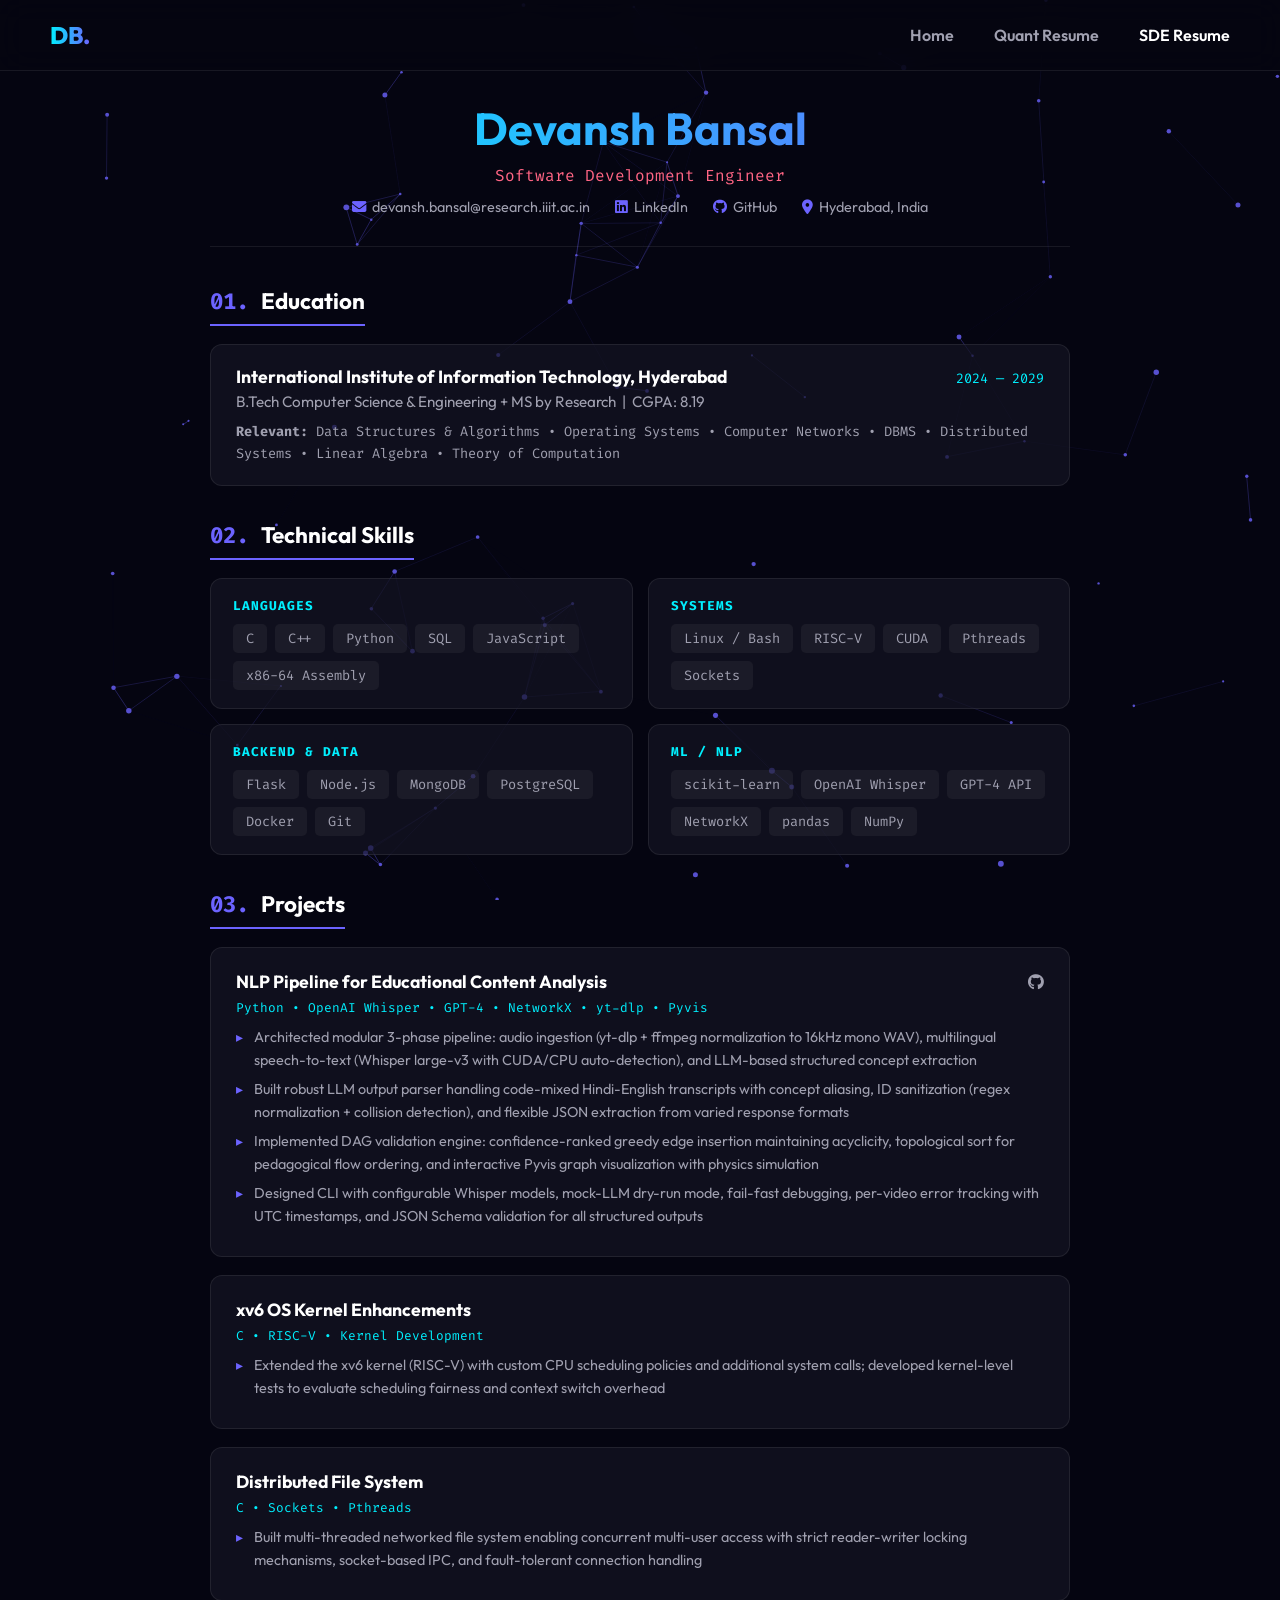
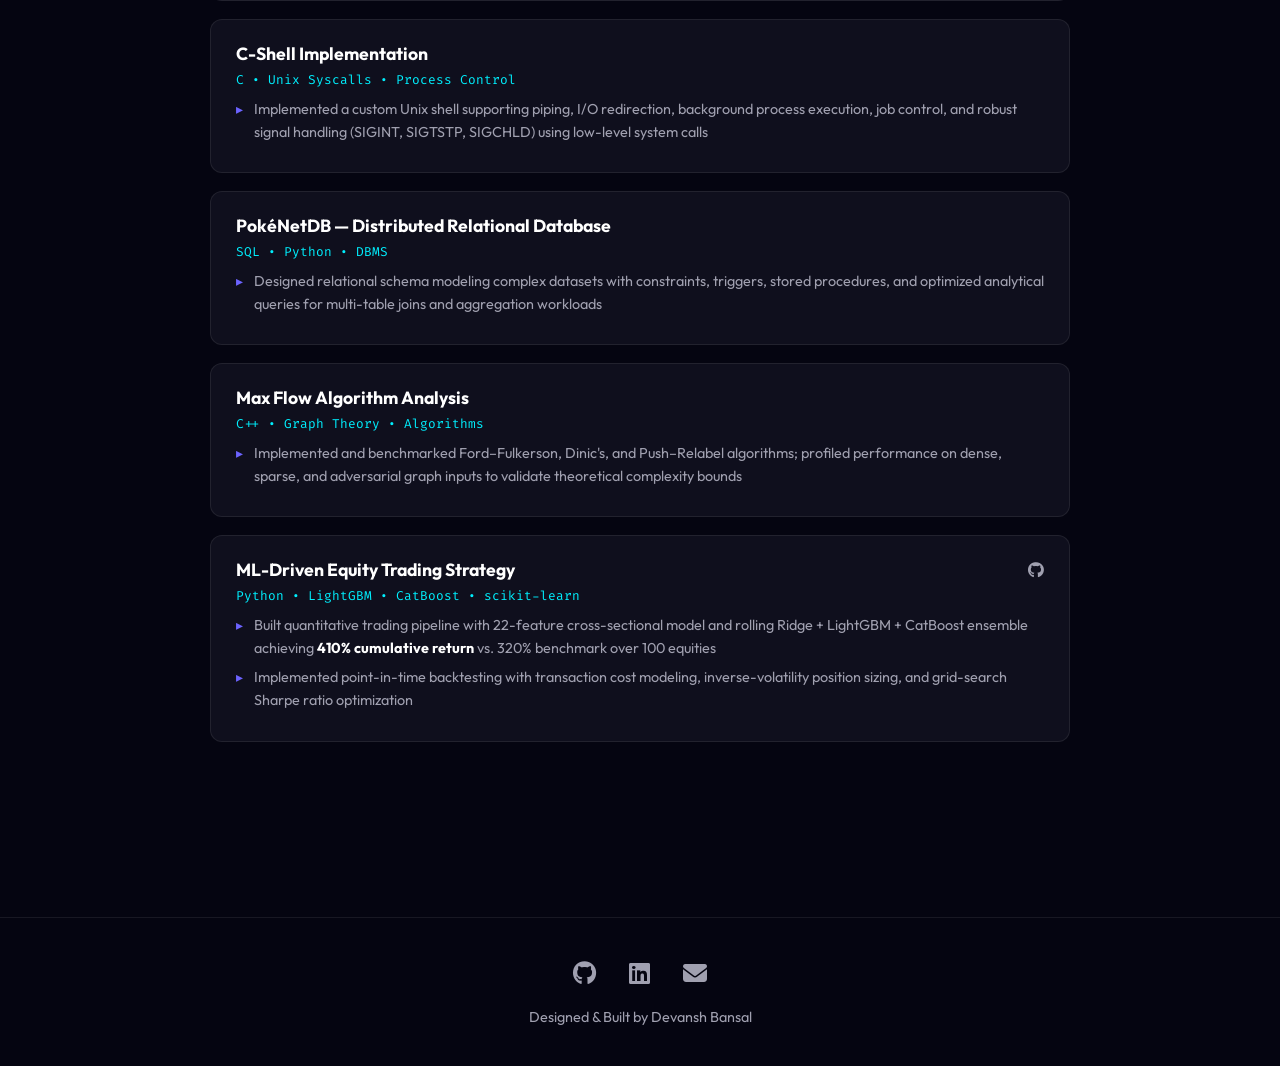
<file: cv/resume_sde.html>
<!DOCTYPE html>
<html lang="en">
<head>
    <meta charset="UTF-8">
    <meta name="viewport" content="width=device-width, initial-scale=1.0">
    <title>Devansh Bansal | Resume — SDE</title>
    <link href="https://fonts.googleapis.com/css2?family=Outfit:wght@300;400;600;800&family=Fira+Code&display=swap" rel="stylesheet">
    <link rel="stylesheet" href="https://cdnjs.cloudflare.com/ajax/libs/font-awesome/6.4.0/css/all.min.css">
    <style>
        :root {
            --bg-dark: #050511;
            --bg-panel: rgba(20, 20, 35, 0.7);
            --primary: #6C63FF;
            --secondary: #00F0FF;
            --accent: #FF6584;
            --text-main: #ffffff;
            --text-muted: #a0a0b0;
            --border: rgba(255, 255, 255, 0.08);
            --font-main: 'Outfit', sans-serif;
            --font-code: 'Fira Code', monospace;
        }
        * { box-sizing: border-box; margin: 0; padding: 0; }
        body {
            font-family: var(--font-main);
            background-color: var(--bg-dark);
            color: var(--text-main);
            min-height: 100vh;
        }
        #bg-canvas {
            position: fixed; top: 0; left: 0;
            width: 100%; height: 100%;
            z-index: -1; opacity: 0.8;
        }
        nav {
            position: fixed; top: 0; width: 100%;
            padding: 20px 50px;
            display: flex; justify-content: space-between; align-items: center;
            background: rgba(5, 5, 17, 0.8);
            backdrop-filter: blur(15px);
            z-index: 1000;
            border-bottom: 1px solid var(--border);
        }
        .logo {
            font-weight: 800; font-size: 1.5rem; letter-spacing: -0.5px;
            background: linear-gradient(90deg, var(--secondary), var(--primary));
            -webkit-background-clip: text; -webkit-text-fill-color: transparent;
            cursor: pointer; text-decoration: none;
        }
        .nav-links { display: flex; gap: 40px; }
        .nav-btn {
            background: none; border: none;
            color: var(--text-muted); font-family: var(--font-main);
            font-size: 1rem; font-weight: 600;
            cursor: pointer; transition: 0.3s;
            text-decoration: none;
        }
        .nav-btn:hover { color: var(--text-main); }

        main {
            padding-top: 100px; max-width: 900px;
            margin: 0 auto; padding-left: 20px; padding-right: 20px;
            padding-bottom: 80px;
        }

        .resume-header {
            text-align: center; margin-bottom: 40px;
            padding-bottom: 30px;
            border-bottom: 1px solid var(--border);
        }
        .resume-header h1 {
            font-size: 2.8rem; margin-bottom: 8px;
            background: linear-gradient(90deg, var(--secondary), var(--primary));
            -webkit-background-clip: text; -webkit-text-fill-color: transparent;
        }
        .resume-header .subtitle {
            color: var(--accent); font-family: var(--font-code);
            font-size: 1rem; margin-bottom: 12px;
        }
        .resume-header .contact-row {
            display: flex; justify-content: center; flex-wrap: wrap;
            gap: 25px; color: var(--text-muted); font-size: 0.9rem;
        }
        .resume-header .contact-row a {
            color: var(--text-muted); text-decoration: none; transition: 0.3s;
        }
        .resume-header .contact-row a:hover { color: var(--secondary); }
        .resume-header .contact-row i { margin-right: 6px; color: var(--primary); }

        .resume-section { margin-bottom: 35px; }
        .resume-section h2 {
            font-size: 1.4rem; margin-bottom: 18px;
            padding-bottom: 8px;
            border-bottom: 2px solid var(--primary);
            display: inline-block;
        }
        .resume-section h2 .num {
            color: var(--primary); font-family: var(--font-code);
            margin-right: 8px;
        }

        .edu-card {
            background: var(--bg-panel); border: 1px solid var(--border);
            border-radius: 12px; padding: 20px 25px;
        }
        .edu-card:hover { border-color: var(--primary); }
        .edu-row {
            display: flex; justify-content: space-between; align-items: baseline;
            flex-wrap: wrap; gap: 8px;
        }
        .edu-card h3 { font-size: 1.1rem; color: var(--text-main); }
        .edu-card .date { color: var(--secondary); font-family: var(--font-code); font-size: 0.85rem; }
        .edu-card .degree { color: var(--text-muted); font-size: 0.95rem; margin-top: 4px; }
        .edu-card .coursework {
            margin-top: 10px; font-size: 0.85rem; color: var(--text-muted);
            font-family: var(--font-code); line-height: 1.6;
        }

        .skills-grid {
            display: grid; grid-template-columns: 1fr 1fr;
            gap: 15px;
        }
        .skill-cat {
            background: var(--bg-panel); border: 1px solid var(--border);
            border-radius: 12px; padding: 18px 22px;
            transition: 0.3s;
        }
        .skill-cat:hover { border-color: var(--primary); }
        .skill-cat h4 {
            color: var(--secondary); font-family: var(--font-code);
            font-size: 0.8rem; margin-bottom: 10px;
            text-transform: uppercase; letter-spacing: 1px;
        }
        .skill-tags { display: flex; flex-wrap: wrap; gap: 8px; }
        .skill-tag {
            padding: 5px 12px; background: rgba(255,255,255,0.05);
            border-radius: 5px; font-size: 0.85rem;
            color: var(--text-muted); font-family: var(--font-code);
            border: 1px solid transparent; transition: 0.3s;
        }
        .skill-tag:hover {
            border-color: var(--secondary); color: var(--secondary);
            background: rgba(0, 240, 255, 0.1);
        }

        .project-entry {
            background: var(--bg-panel); border: 1px solid var(--border);
            border-radius: 12px; padding: 22px 25px;
            margin-bottom: 18px; transition: 0.3s;
        }
        .project-entry:hover {
            border-color: var(--accent);
            transform: translateY(-3px);
            box-shadow: 0 8px 25px -8px rgba(0,0,0,0.4);
        }
        .proj-header {
            display: flex; justify-content: space-between;
            align-items: baseline; flex-wrap: wrap; gap: 8px;
            margin-bottom: 6px;
        }
        .proj-header h3 { font-size: 1.1rem; }
        .proj-header a {
            color: var(--text-muted); text-decoration: none;
            font-size: 1rem; transition: 0.3s;
        }
        .proj-header a:hover { color: var(--secondary); }
        .proj-tech {
            font-family: var(--font-code); font-size: 0.8rem;
            color: var(--secondary); margin-bottom: 10px;
        }
        .proj-bullets { list-style: none; padding: 0; }
        .proj-bullets li {
            color: var(--text-muted); font-size: 0.9rem;
            line-height: 1.6; margin-bottom: 6px;
            padding-left: 18px; position: relative;
        }
        .proj-bullets li::before {
            content: '▸'; position: absolute; left: 0;
            color: var(--primary);
        }
        .proj-bullets strong { color: var(--text-main); }

        footer {
            text-align: center; padding: 40px 0;
            color: var(--text-muted); font-size: 0.9rem;
            border-top: 1px solid var(--border); margin-top: 60px;
        }
        .social-footer a {
            color: var(--text-muted); font-size: 1.5rem;
            margin: 0 15px; transition: 0.3s;
        }
        .social-footer a:hover { color: var(--primary); }

        @media (max-width: 768px) {
            .resume-header h1 { font-size: 2rem; }
            .skills-grid { grid-template-columns: 1fr; }
            nav { padding: 20px; }
            .nav-links { gap: 15px; }
        }
    </style>
</head>
<body>
    <canvas id="bg-canvas"></canvas>

    <nav>
        <a href="index.html" class="logo">DB.</a>
        <div class="nav-links">
            <a href="index.html" class="nav-btn">Home</a>
            <a href="cv/resume_quant.html" class="nav-btn">Quant Resume</a>
            <a href="cv/resume_sde.html" class="nav-btn" style="color: var(--text-main);">SDE Resume</a>
        </div>
    </nav>

    <main>
        <!-- Header -->
        <div class="resume-header">
            <h1>Devansh Bansal</h1>
            <p class="subtitle">Software Development Engineer</p>
            <div class="contact-row">
                <span><i class="fas fa-envelope"></i><a href="mailto:devansh.bansal@research.iiit.ac.in">devansh.bansal@research.iiit.ac.in</a></span>
                <span><i class="fab fa-linkedin"></i><a href="https://www.linkedin.com/in/devansh-bansal-981b0024b" target="_blank">LinkedIn</a></span>
                <span><i class="fab fa-github"></i><a href="https://github.com/RDVdev" target="_blank">GitHub</a></span>
                <span><i class="fas fa-map-marker-alt"></i>Hyderabad, India</span>
            </div>
        </div>

        <!-- Education -->
        <div class="resume-section">
            <h2><span class="num">01.</span> Education</h2>
            <div class="edu-card">
                <div class="edu-row">
                    <h3>International Institute of Information Technology, Hyderabad</h3>
                    <span class="date">2024 — 2029</span>
                </div>
                <p class="degree">B.Tech Computer Science &amp; Engineering + MS by Research &nbsp;|&nbsp; CGPA: 8.19</p>
                <p class="coursework"><strong>Relevant:</strong> Data Structures &amp; Algorithms • Operating Systems • Computer Networks • DBMS • Distributed Systems • Linear Algebra • Theory of Computation</p>
            </div>
        </div>

        <!-- Skills -->
        <div class="resume-section">
            <h2><span class="num">02.</span> Technical Skills</h2>
            <div class="skills-grid">
                <div class="skill-cat">
                    <h4>Languages</h4>
                    <div class="skill-tags">
                        <span class="skill-tag">C</span>
                        <span class="skill-tag">C++</span>
                        <span class="skill-tag">Python</span>
                        <span class="skill-tag">SQL</span>
                        <span class="skill-tag">JavaScript</span>
                        <span class="skill-tag">x86-64 Assembly</span>
                    </div>
                </div>
                <div class="skill-cat">
                    <h4>Systems</h4>
                    <div class="skill-tags">
                        <span class="skill-tag">Linux / Bash</span>
                        <span class="skill-tag">RISC-V</span>
                        <span class="skill-tag">CUDA</span>
                        <span class="skill-tag">Pthreads</span>
                        <span class="skill-tag">Sockets</span>
                    </div>
                </div>
                <div class="skill-cat">
                    <h4>Backend &amp; Data</h4>
                    <div class="skill-tags">
                        <span class="skill-tag">Flask</span>
                        <span class="skill-tag">Node.js</span>
                        <span class="skill-tag">MongoDB</span>
                        <span class="skill-tag">PostgreSQL</span>
                        <span class="skill-tag">Docker</span>
                        <span class="skill-tag">Git</span>
                    </div>
                </div>
                <div class="skill-cat">
                    <h4>ML / NLP</h4>
                    <div class="skill-tags">
                        <span class="skill-tag">scikit-learn</span>
                        <span class="skill-tag">OpenAI Whisper</span>
                        <span class="skill-tag">GPT-4 API</span>
                        <span class="skill-tag">NetworkX</span>
                        <span class="skill-tag">pandas</span>
                        <span class="skill-tag">NumPy</span>
                    </div>
                </div>
            </div>
        </div>

        <!-- Projects -->
        <div class="resume-section">
            <h2><span class="num">03.</span> Projects</h2>

            <div class="project-entry">
                <div class="proj-header">
                    <h3>NLP Pipeline for Educational Content Analysis</h3>
                    <a href="https://github.com/RDVdev/irel-project" target="_blank"><i class="fab fa-github"></i></a>
                </div>
                <p class="proj-tech">Python • OpenAI Whisper • GPT-4 • NetworkX • yt-dlp • Pyvis</p>
                <ul class="proj-bullets">
                    <li>Architected modular 3-phase pipeline: audio ingestion (yt-dlp + ffmpeg normalization to 16kHz mono WAV), multilingual speech-to-text (Whisper large-v3 with CUDA/CPU auto-detection), and LLM-based structured concept extraction</li>
                    <li>Built robust LLM output parser handling code-mixed Hindi-English transcripts with concept aliasing, ID sanitization (regex normalization + collision detection), and flexible JSON extraction from varied response formats</li>
                    <li>Implemented DAG validation engine: confidence-ranked greedy edge insertion maintaining acyclicity, topological sort for pedagogical flow ordering, and interactive Pyvis graph visualization with physics simulation</li>
                    <li>Designed CLI with configurable Whisper models, mock-LLM dry-run mode, fail-fast debugging, per-video error tracking with UTC timestamps, and JSON Schema validation for all structured outputs</li>
                </ul>
            </div>

            <div class="project-entry">
                <div class="proj-header">
                    <h3>xv6 OS Kernel Enhancements</h3>
                </div>
                <p class="proj-tech">C • RISC-V • Kernel Development</p>
                <ul class="proj-bullets">
                    <li>Extended the xv6 kernel (RISC-V) with custom CPU scheduling policies and additional system calls; developed kernel-level tests to evaluate scheduling fairness and context switch overhead</li>
                </ul>
            </div>

            <div class="project-entry">
                <div class="proj-header">
                    <h3>Distributed File System</h3>
                </div>
                <p class="proj-tech">C • Sockets • Pthreads</p>
                <ul class="proj-bullets">
                    <li>Built multi-threaded networked file system enabling concurrent multi-user access with strict reader-writer locking mechanisms, socket-based IPC, and fault-tolerant connection handling</li>
                </ul>
            </div>

            <div class="project-entry">
                <div class="proj-header">
                    <h3>C-Shell Implementation</h3>
                </div>
                <p class="proj-tech">C • Unix Syscalls • Process Control</p>
                <ul class="proj-bullets">
                    <li>Implemented a custom Unix shell supporting piping, I/O redirection, background process execution, job control, and robust signal handling (SIGINT, SIGTSTP, SIGCHLD) using low-level system calls</li>
                </ul>
            </div>

            <div class="project-entry">
                <div class="proj-header">
                    <h3>PokéNetDB — Distributed Relational Database</h3>
                </div>
                <p class="proj-tech">SQL • Python • DBMS</p>
                <ul class="proj-bullets">
                    <li>Designed relational schema modeling complex datasets with constraints, triggers, stored procedures, and optimized analytical queries for multi-table joins and aggregation workloads</li>
                </ul>
            </div>

            <div class="project-entry">
                <div class="proj-header">
                    <h3>Max Flow Algorithm Analysis</h3>
                </div>
                <p class="proj-tech">C++ • Graph Theory • Algorithms</p>
                <ul class="proj-bullets">
                    <li>Implemented and benchmarked Ford–Fulkerson, Dinic's, and Push–Relabel algorithms; profiled performance on dense, sparse, and adversarial graph inputs to validate theoretical complexity bounds</li>
                </ul>
            </div>

            <div class="project-entry">
                <div class="proj-header">
                    <h3>ML-Driven Equity Trading Strategy</h3>
                    <a href="https://github.com/RDVdev/my_quant_projects" target="_blank"><i class="fab fa-github"></i></a>
                </div>
                <p class="proj-tech">Python • LightGBM • CatBoost • scikit-learn</p>
                <ul class="proj-bullets">
                    <li>Built quantitative trading pipeline with 22-feature cross-sectional model and rolling Ridge + LightGBM + CatBoost ensemble achieving <strong>410% cumulative return</strong> vs. 320% benchmark over 100 equities</li>
                    <li>Implemented point-in-time backtesting with transaction cost modeling, inverse-volatility position sizing, and grid-search Sharpe ratio optimization</li>
                </ul>
            </div>
        </div>
    </main>

    <footer>
        <div class="social-footer">
            <a href="https://github.com/RDVdev" target="_blank"><i class="fab fa-github"></i></a>
            <a href="https://www.linkedin.com/in/devansh-bansal-981b0024b" target="_blank"><i class="fab fa-linkedin"></i></a>
            <a href="mailto:devansh.bansal@research.iiit.ac.in"><i class="fas fa-envelope"></i></a>
        </div>
        <p style="margin-top: 20px;">Designed &amp; Built by Devansh Bansal</p>
    </footer>

    <script>
        function initParticles() {
            const canvas = document.getElementById('bg-canvas');
            const ctx = canvas.getContext('2d');
            canvas.width = window.innerWidth;
            canvas.height = window.innerHeight;
            let particlesArray = [];
            const numberOfParticles = 80;
            let mouse = { x: null, y: null, radius: 150 };
            window.addEventListener('mousemove', e => { mouse.x = e.x; mouse.y = e.y; });
            window.addEventListener('resize', () => { canvas.width = window.innerWidth; canvas.height = window.innerHeight; });
            class Particle {
                constructor() { this.x = Math.random()*canvas.width; this.y = Math.random()*canvas.height; this.size = Math.random()*2+1; this.speedX = Math.random()*0.5-0.25; this.speedY = Math.random()*0.5-0.25; }
                update() {
                    this.x += this.speedX; this.y += this.speedY;
                    if (this.x > canvas.width || this.x < 0) this.speedX = -this.speedX;
                    if (this.y > canvas.height || this.y < 0) this.speedY = -this.speedY;
                    let dx = mouse.x - this.x, dy = mouse.y - this.y, d = Math.sqrt(dx*dx+dy*dy);
                    if (d < mouse.radius) { ctx.beginPath(); ctx.strokeStyle = `rgba(108,99,255,${1-d/mouse.radius})`; ctx.lineWidth = 1; ctx.moveTo(this.x, this.y); ctx.lineTo(mouse.x, mouse.y); ctx.stroke(); ctx.closePath(); }
                }
                draw() { ctx.fillStyle = '#6C63FF'; ctx.beginPath(); ctx.arc(this.x, this.y, this.size, 0, Math.PI*2); ctx.fill(); }
            }
            for (let i = 0; i < numberOfParticles; i++) particlesArray.push(new Particle());
            function animate() {
                ctx.clearRect(0, 0, canvas.width, canvas.height);
                for (let i = 0; i < particlesArray.length; i++) {
                    particlesArray[i].update(); particlesArray[i].draw();
                    for (let j = i; j < particlesArray.length; j++) {
                        const dx = particlesArray[i].x-particlesArray[j].x, dy = particlesArray[i].y-particlesArray[j].y, d = Math.sqrt(dx*dx+dy*dy);
                        if (d < 120) { ctx.strokeStyle = `rgba(108,99,255,${1-d/120})`; ctx.lineWidth = 0.5; ctx.beginPath(); ctx.moveTo(particlesArray[i].x,particlesArray[i].y); ctx.lineTo(particlesArray[j].x,particlesArray[j].y); ctx.stroke(); }
                    }
                }
                requestAnimationFrame(animate);
            }
            animate();
        }
        window.onload = initParticles;
    </script>
</body>
</html>
</file>
